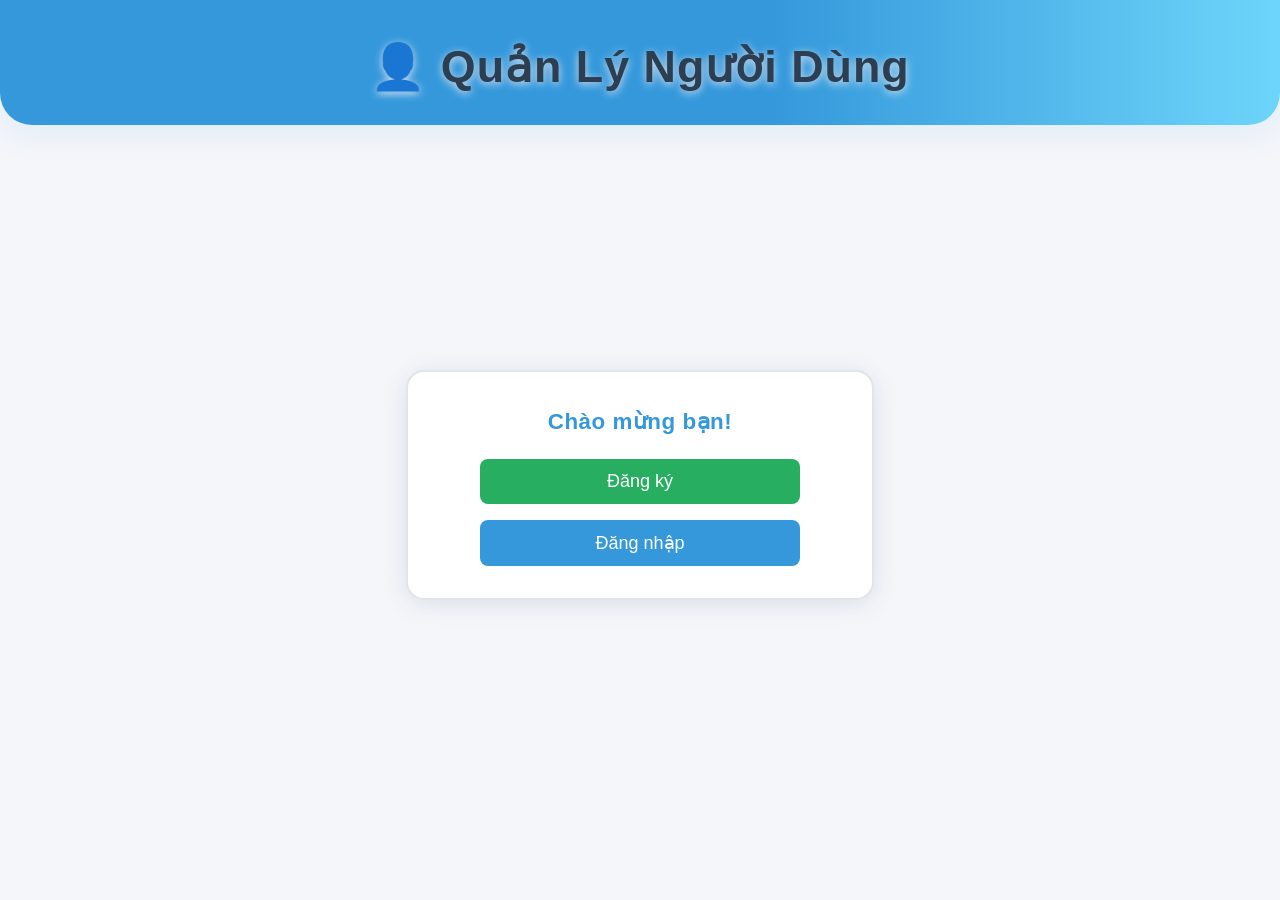
<file: frontend/index.html>
<!DOCTYPE html>
<html lang="vi">
<head>
    <meta charset="UTF-8">
    <title>Trang chủ</title>
    <link rel="stylesheet" href="style.css">
</head>
<body style="background:#f4f6fa;">
    <div class="main-header" style="margin-bottom:0;">
        <h1 style="margin-bottom:0"><span style="color:#3498db">👤</span> Quản Lý Người Dùng</h1>
    </div>
    <div style="display:flex;justify-content:center;align-items:center;height:80vh;">
        <div class="card" style="max-width:400px;width:100%;box-shadow:0 4px 24px rgba(44,62,80,0.12);text-align:center;">
            <h2 style="color:#3498db;margin-bottom:24px;">Chào mừng bạn!</h2>
            <a href="register.html" class="primary" style="display:inline-block;width:80%;margin-bottom:16px;padding:12px 0;font-size:18px;text-decoration:none;border-radius:8px;background:#27ae60;color:#fff;">Đăng ký</a>
            <a href="login.html" class="primary" style="display:inline-block;width:80%;padding:12px 0;font-size:18px;text-decoration:none;border-radius:8px;background:#3498db;color:#fff;">Đăng nhập</a>
        </div>
    </div>
</body>
</html>
</file>
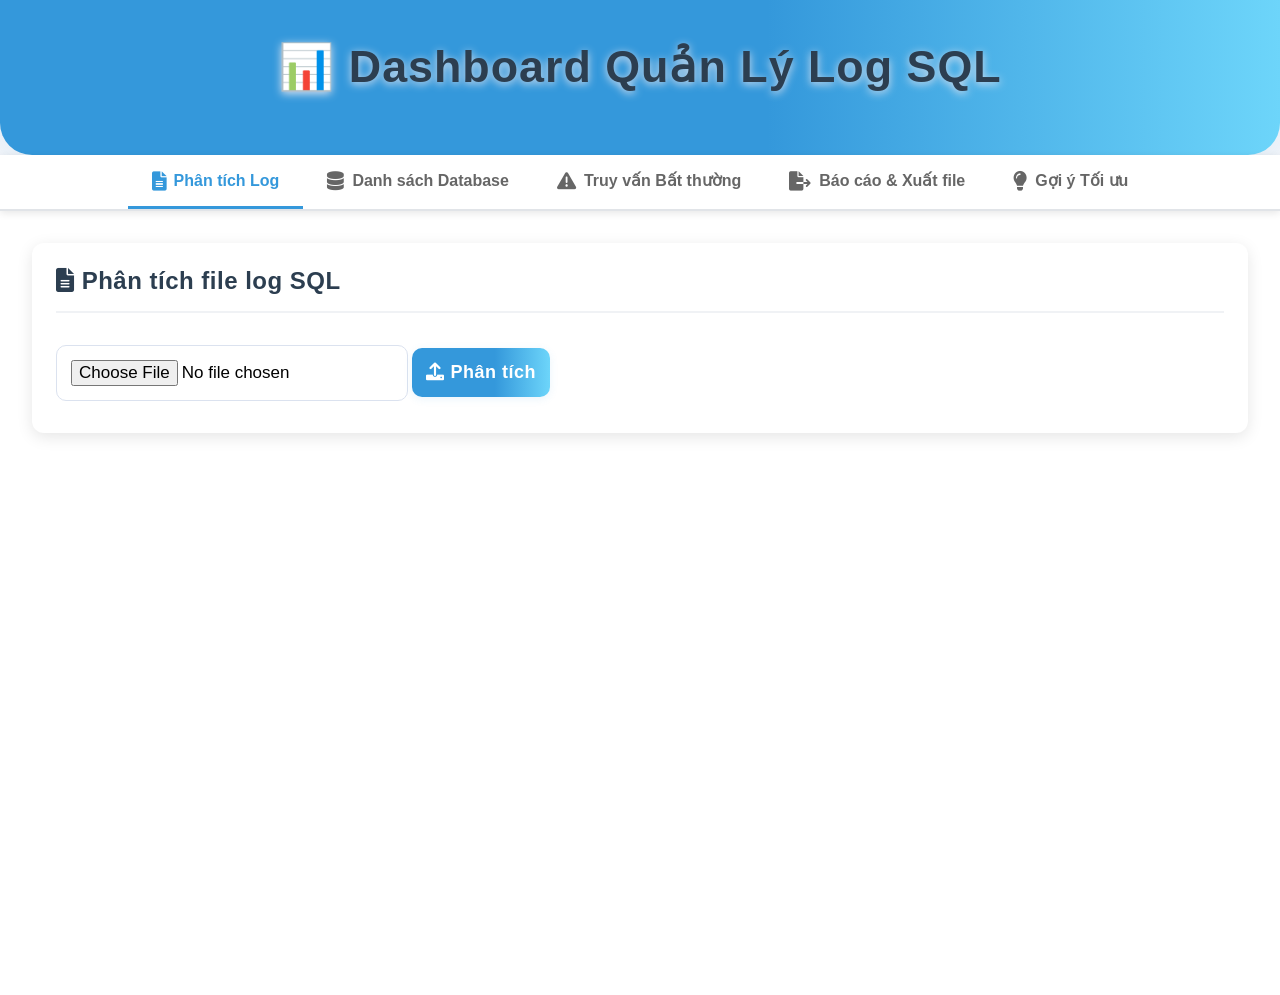
<file: frontend/dashboard.html>
<!DOCTYPE html>
<html lang="vi">
<head>
    <meta charset="UTF-8">
    <title>Dashboard - Quản Lý Log SQL</title>
    <link rel="stylesheet" href="style.css">
    <link rel="stylesheet" href="nav.css">
    <link rel="stylesheet" href="report.css">
    <link rel="stylesheet" href="https://cdnjs.cloudflare.com/ajax/libs/font-awesome/6.0.0/css/all.min.css">
</head>
<body>
    <header class="main-header">
        <h1>
            <span>📊</span> Dashboard Quản Lý Log SQL
        </h1>
        <div id="userInfo"></div>
    </header>

    <!-- Tab Navigation -->
    <ul class="nav-tabs">
        <li>
            <a href="#log-analysis" class="active">
                <i class="fas fa-file-alt"></i>
                Phân tích Log
            </a>
        </li>
        <li>
            <a href="#database-list">
                <i class="fas fa-database"></i>
                Danh sách Database
            </a>
        </li>
        <li>
            <a href="#abnormal-queries">
                <i class="fas fa-exclamation-triangle"></i>
                Truy vấn Bất thường
            </a>
        </li>
        <li>
            <a href="#reports">
                <i class="fas fa-file-export"></i>
                Báo cáo & Xuất file
            </a>
        </li>
        <li>
            <a href="#optimization">
                <i class="fas fa-lightbulb"></i>
                Gợi ý Tối ưu
            </a>
        </li>
    </ul>

    <!-- Tab Contents -->
    <!-- Log Analysis Tab -->
    <div id="log-analysis" class="tab-content active">
        <div class="full-card">
            <div class="card-header">
                <h2 class="card-title">
                    <i class="fas fa-file-alt"></i>
                    Phân tích file log SQL
                </h2>
            </div>
            <input type="file" id="logFile" class="file-input">
            <button class="primary" onclick="uploadLogFile()">
                <i class="fas fa-upload"></i>
                Phân tích
            </button>
            <div id="logResult"></div>
        </div>
    </div>

    <!-- Database List Tab -->
    <div id="database-list" class="tab-content">
        <div class="full-card">
            <div class="card-header">
                <h2 class="card-title">
                    <i class="fas fa-database"></i>
                    Danh sách Database
                </h2>
            </div>
            <select id="dbDropdown" onchange="fetchQueries()"></select>
            <div id="queries"></div>
        </div>
    </div>

    <!-- Abnormal Queries Tab -->
    <div id="abnormal-queries" class="tab-content">
        <div class="full-card">
            <div class="card-header">
                <h2 class="card-title">
                    <i class="fas fa-exclamation-triangle"></i>
                    Quét truy vấn bất thường
                </h2>
                <div class="card-actions">
                    <button class="danger" onclick="scanAbnormalQueries()">
                        <i class="fas fa-search"></i>
                        Quét
                    </button>
                </div>
            </div>
            <div id="abnormalResult"></div>
        </div>
    </div>

    <!-- Reports Tab -->
    <div id="reports" class="tab-content">
        <div class="full-card">
            <div class="card-header">
                <h2 class="card-title">
                    <i class="fas fa-file-export"></i>
                    Báo cáo & Xuất file
                </h2>
                <div class="card-actions">
                    <button id="autoRefreshBtn" class="primary" onclick="toggleAutoRefresh()" title="Tự động cập nhật mỗi 5 phút">
                        <i class="fas fa-clock"></i>
                        Tự động cập nhật
                    </button>
                    <button class="success" onclick="fetchReportSummary()">
                        <i class="fas fa-sync"></i>
                        Tạo Báo Cáo
                    </button>
                    <button class="primary" onclick="downloadCSV()">
                        <i class="fas fa-file-csv"></i>
                        Tải CSV
                    </button>
                    <button class="primary" onclick="downloadPDF()">
                        <i class="fas fa-file-pdf"></i>
                        Tải PDF
                    </button>
                </div>
            </div>
            <div id="reportSummary" class="report-content"></div>
        </div>
    </div>

    <!-- Optimization Tab -->
    <div id="optimization" class="tab-content">
        <div class="full-card">
            <div class="card-header">
                <h2 class="card-title">
                    <i class="fas fa-lightbulb"></i>
                    Gợi ý Tối ưu Hóa Truy Vấn
                </h2>
                <div class="card-actions">
                    <button class="primary" onclick="fetchOptimizationSuggestions()">
                        <i class="fas fa-search"></i>
                        Xem Gợi Ý
                    </button>
                </div>
            </div>
            <div id="optimizationSuggestions"></div>
        </div>
    </div>

    <script>
        // Tab Navigation
        document.addEventListener('DOMContentLoaded', function() {
            const tabs = document.querySelectorAll('.nav-tabs a');
            const tabContents = document.querySelectorAll('.tab-content');

            tabs.forEach(tab => {
                tab.addEventListener('click', (e) => {
                    e.preventDefault();
                    
                    // Remove active class from all tabs and contents
                    tabs.forEach(t => t.classList.remove('active'));
                    tabContents.forEach(c => c.classList.remove('active'));
                    
                    // Add active class to clicked tab
                    tab.classList.add('active');
                    
                    // Show corresponding content
                    const contentId = tab.getAttribute('href').substring(1);
                    document.getElementById(contentId).classList.add('active');
                });
            });
        });
    </script>
    <script src="script.js"></script>
    <script src="report.js"></script>
</body>
</html>
</file>
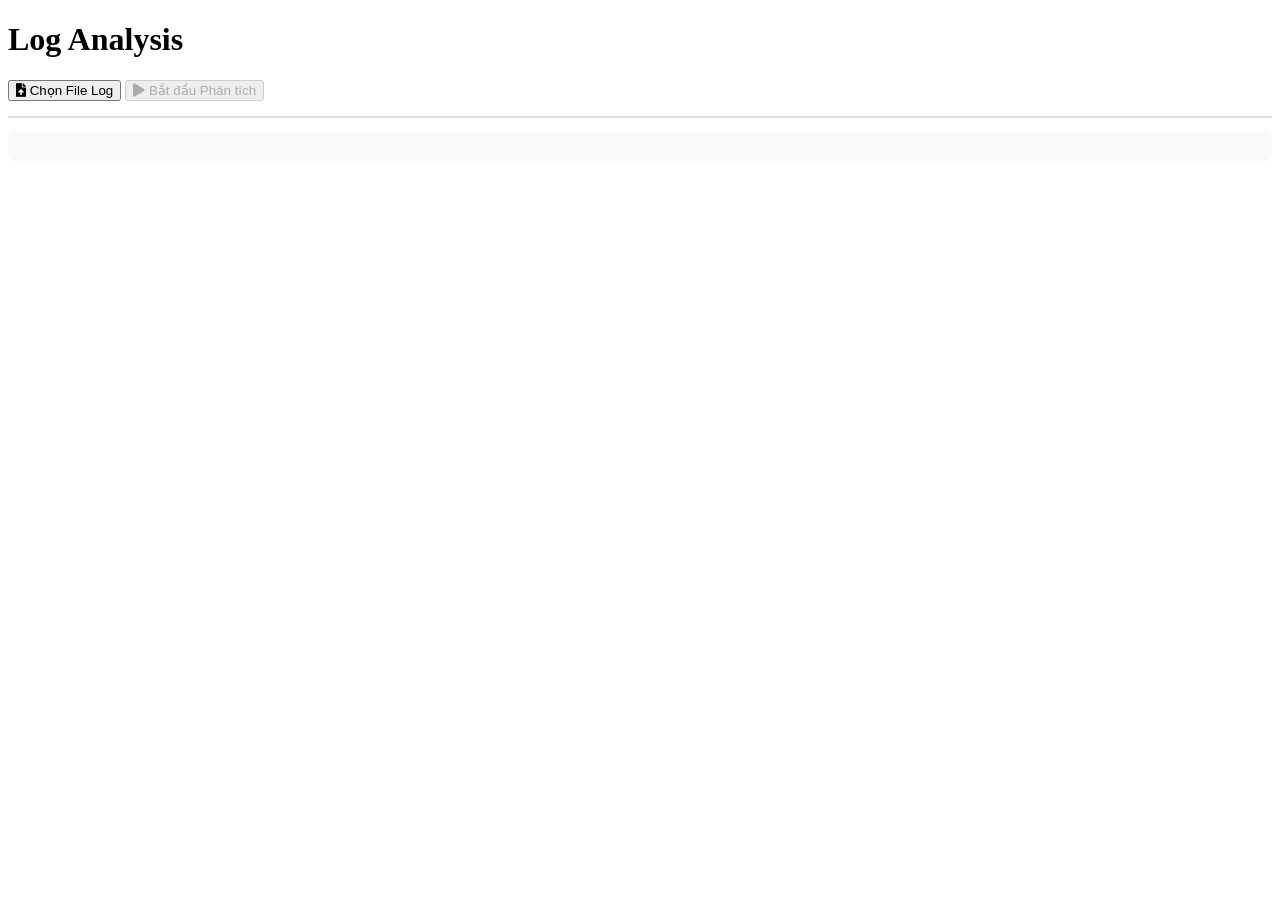
<file: frontend/log-analysis.html>
<!DOCTYPE html>
<html lang="vi">
<head>
    <meta charset="UTF-8">
    <meta name="viewport" content="width=device-width, initial-scale=1.0">
    <title>Log Analysis</title>
    <link rel="stylesheet" href="https://cdnjs.cloudflare.com/ajax/libs/font-awesome/5.15.4/css/all.min.css">
    <link rel="stylesheet" href="log-analysis.css">
</head>
<body>
    <div class="container">
        <div class="analyzer-header">
            <h1>Log Analysis</h1>
            <div class="actions">
                <button id="selectFile" class="btn primary">
                    <i class="fas fa-file-upload"></i>
                    Chọn File Log
                </button>
                <button id="startAnalysis" class="btn secondary" disabled>
                    <i class="fas fa-play"></i>
                    Bắt đầu Phân tích
                </button>
            </div>
        </div>

        <div class="analyzer-content">
            <div id="progressSteps" class="progress-steps"></div>
            
            <div class="log-container">
                <div id="logDetails" class="log-details"></div>
            </div>

            <div id="summaryStats" class="summary-stats"></div>
        </div>
    </div>

    <script src="log-analyzer.js"></script>
    <script>
        document.addEventListener('DOMContentLoaded', () => {
            const analyzer = new LogAnalyzer();
            const selectFileBtn = document.getElementById('selectFile');
            const startAnalysisBtn = document.getElementById('startAnalysis');

            selectFileBtn.addEventListener('click', () => {
                // Giả lập việc chọn file
                startAnalysisBtn.disabled = false;
            });

            startAnalysisBtn.addEventListener('click', () => {
                analyzer.initAnalysis();
                
                // Giả lập quá trình phân tích
                setTimeout(() => {
                    analyzer.addLogEntry('info', 'Đang đọc file log...');
                }, 1000);

                setTimeout(() => {
                    analyzer.updateSteps('parse', 'active');
                    analyzer.addLogEntry('info', 'Bắt đầu phân tích nội dung...');
                }, 2000);

                setTimeout(() => {
                    analyzer.updateSteps('validate', 'active');
                    analyzer.addLogEntry('warning', 'Phát hiện một số log không hợp lệ');
                }, 3000);

                setTimeout(() => {
                    analyzer.updateSteps('import', 'active');
                    analyzer.addLogEntry('success', 'Import dữ liệu thành công');
                }, 4000);

                setTimeout(() => {
                    analyzer.updateSteps('import', 'completed');
                    analyzer.updateSummary({
                        total: 1500,
                        imported: 1450,
                        errors: 10,
                        skipped: 40
                    });
                }, 5000);
            });
        });
    </script>
</body>
</html>
</file>
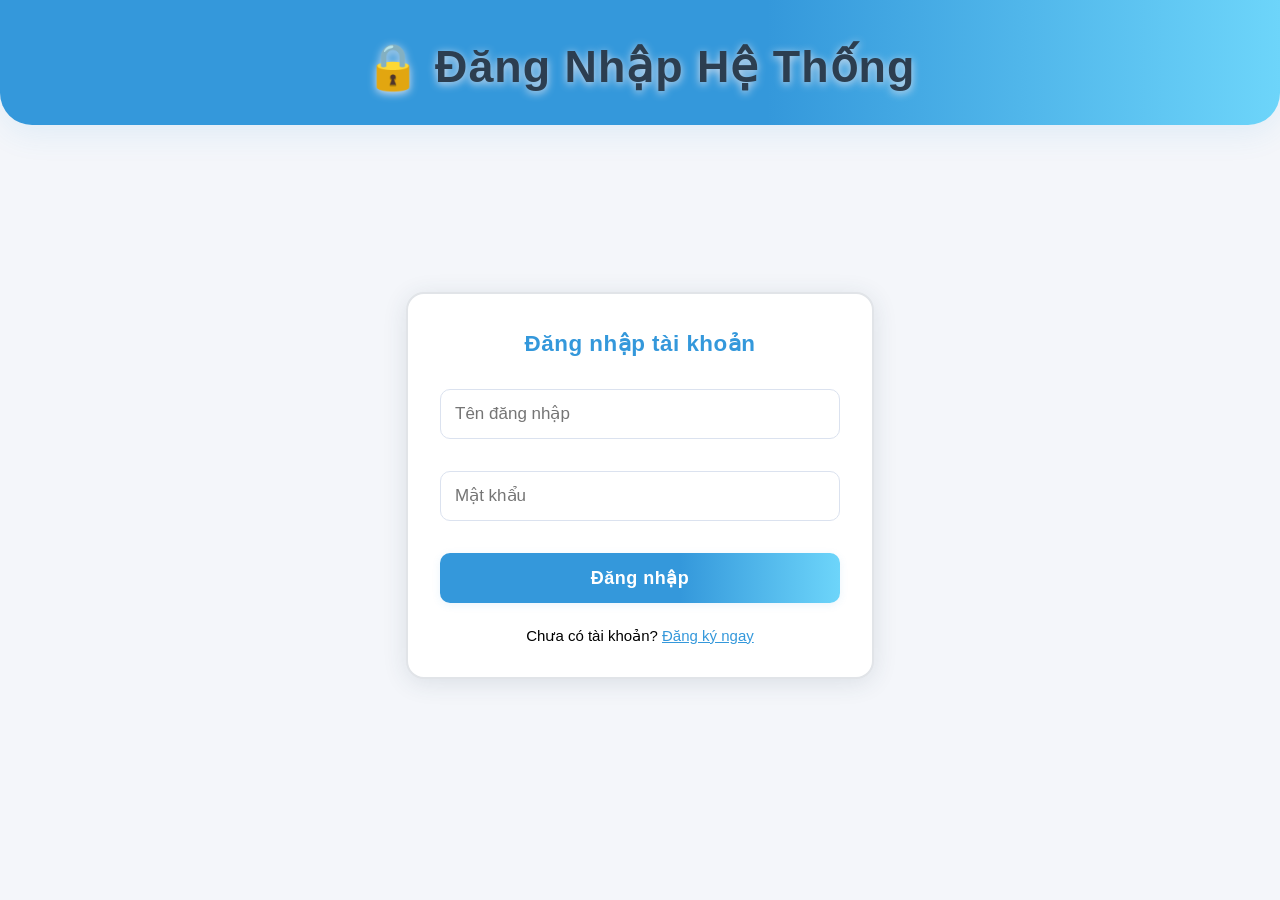
<file: frontend/login.html>
<!DOCTYPE html>
<html lang="vi">
<head>
    <meta charset="UTF-8">
    <title>Đăng nhập</title>
    <link rel="stylesheet" href="style.css">
</head>
<body style="background:#f4f6fa;">
    <div class="main-header" style="margin-bottom:0;">
        <h1 style="margin-bottom:0"><span style="color:#3498db">🔒</span> Đăng Nhập Hệ Thống</h1>
    </div>
    <div style="display:flex;justify-content:center;align-items:center;height:80vh;">
        <div class="card" style="max-width:400px;width:100%;box-shadow:0 4px 24px rgba(44,62,80,0.12);">
            <h2 style="text-align:center;color:#3498db;margin-bottom:24px;">Đăng nhập tài khoản</h2>
            <form id="loginForm" style="display:flex;flex-direction:column;gap:16px;">
                <input type="text" name="username" placeholder="Tên đăng nhập" required>
                <input type="password" name="password" placeholder="Mật khẩu" required>
                <button type="submit" class="primary" style="width:100%;font-size:18px;">Đăng nhập</button>
            </form>
            <div id="loginResult" style="margin-top:16px;color:#e74c3c;text-align:center;"></div>
            <div style="margin-top:16px;text-align:center;font-size:15px;">
                Chưa có tài khoản? <a href="register.html" style="color:#3498db;text-decoration:underline;">Đăng ký ngay</a>
            </div>
        </div>
    </div>
    <script src="script.js"></script>
</body>
</html>
</file>
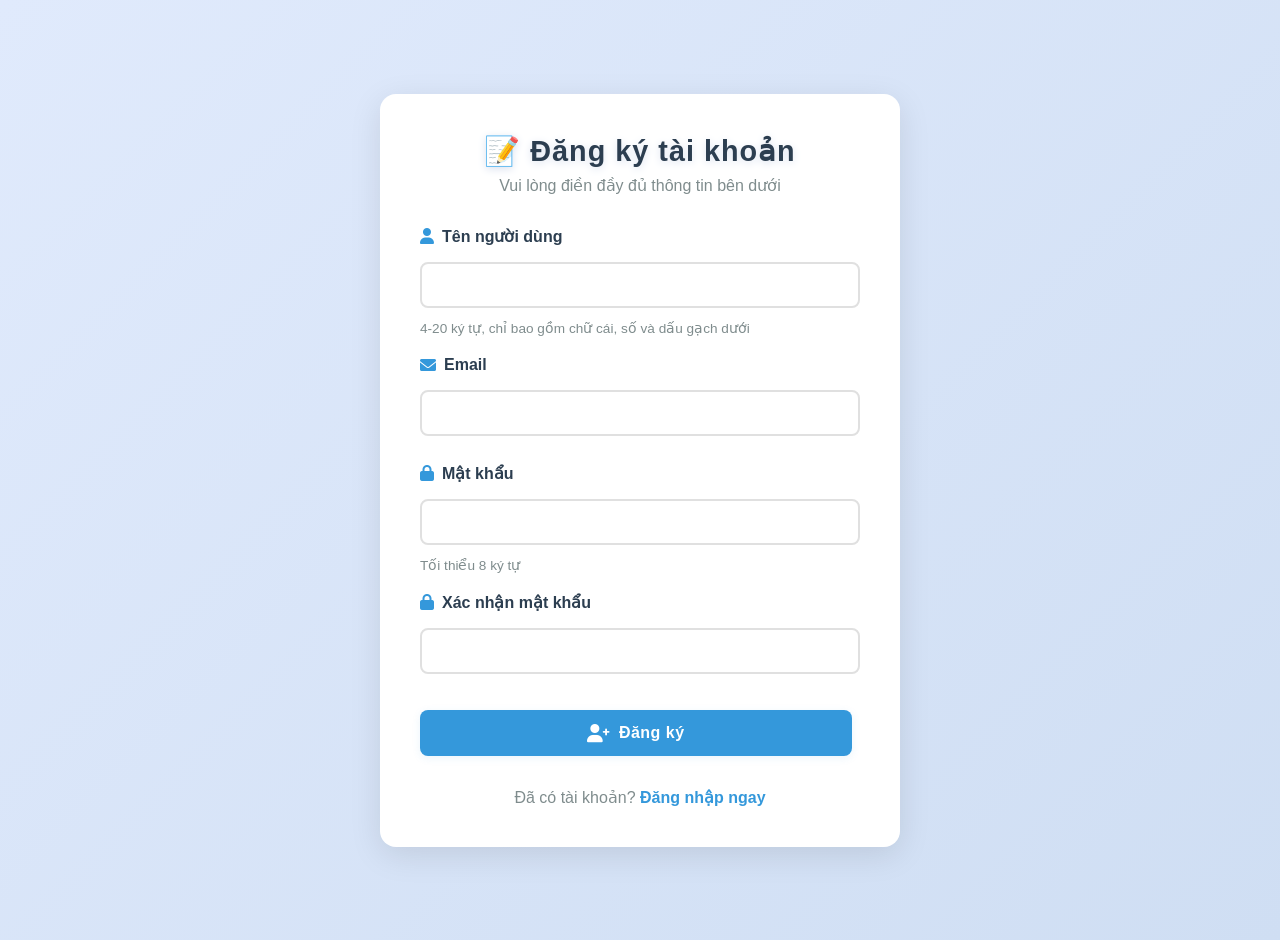
<file: frontend/register.html>
<!DOCTYPE html>
<html lang="vi">
<head>
    <meta charset="UTF-8">
    <title>Đăng ký - Quản Lý Log SQL</title>
    <link rel="stylesheet" href="style.css">
    <link rel="stylesheet" href="auth.css">
    <link rel="stylesheet" href="https://cdnjs.cloudflare.com/ajax/libs/font-awesome/6.0.0/css/all.min.css">
</head>
<body>
    <div class="auth-container">
        <div class="auth-card">
            <div class="auth-header">
                <h1>📝 Đăng ký tài khoản</h1>
                <p>Vui lòng điền đầy đủ thông tin bên dưới</p>
            </div>
            <form id="registerForm" class="auth-form">
                <div class="form-group">
                    <label for="username">
                        <i class="fas fa-user"></i>
                        Tên người dùng
                    </label>
                    <input type="text" id="username" name="username" required
                           pattern="^[a-zA-Z0-9_]{4,20}$"
                           title="4-20 ký tự, chỉ bao gồm chữ cái, số và dấu gạch dưới">
                    <div class="form-hint">4-20 ký tự, chỉ bao gồm chữ cái, số và dấu gạch dưới</div>
                </div>
                
                <div class="form-group">
                    <label for="email">
                        <i class="fas fa-envelope"></i>
                        Email
                    </label>
                    <input type="email" id="email" name="email" required>
                </div>
                
                <div class="form-group">
                    <label for="password">
                        <i class="fas fa-lock"></i>
                        Mật khẩu
                    </label>
                    <input type="password" id="password" name="password" required
                           minlength="8"
                           title="Tối thiểu 8 ký tự">
                    <div class="form-hint">Tối thiểu 8 ký tự</div>
                </div>
                
                <div class="form-group">
                    <label for="confirmPassword">
                        <i class="fas fa-lock"></i>
                        Xác nhận mật khẩu
                    </label>
                    <input type="password" id="confirmPassword" name="confirmPassword" required>
                </div>

                <div id="errorMessage" class="error-message"></div>
                
                <button type="submit" class="auth-button">
                    <i class="fas fa-user-plus"></i>
                    Đăng ký
                </button>
            </form>
            
            <div class="auth-footer">
                Đã có tài khoản? 
                <a href="login.html">Đăng nhập ngay</a>
            </div>
        </div>
    </div>

    <script src="auth.js"></script>
</body>
</html>
</file>
<file: frontend/style.css>
body {
    font-family: 'Segoe UI', Arial, sans-serif;
    margin: 0;
    background: #f4f6fa;
    min-height: 100vh;
}
.main-header {
		background: linear-gradient(90deg,#3498db 60%,#6dd5fa 100%);
		color: #fff;
		padding: 40px 0 32px 0;
		text-align: center;
		box-shadow: 0 8px 32px rgba(52,152,219,0.10);
		border-bottom-left-radius: 32px;
		border-bottom-right-radius: 32px;
		margin-bottom: 0;
	}
	.dashboard-grid {
		display: grid;
		grid-template-columns: repeat(auto-fit, minmax(340px, 1fr));
		gap: 32px;
		max-width: 1200px;
		margin: 0 auto;
		padding: 0 24px 48px 24px;
	}
	.card {
		background: #fff;
		border-radius: 18px;
		box-shadow: 0 8px 32px rgba(44,62,80,0.12);
		padding: 36px 32px 32px 32px;
		margin-bottom: 0;
		transition: box-shadow 0.2s;
		border: 2px solid #e1e4e8;
	}
	.card:hover {
		box-shadow: 0 16px 48px rgba(44,62,80,0.18);
	}
	h1, h2, h3 {
		color: #2c3e50;
		margin-top: 0;
	}
	h1 {
		font-size: 2.8rem;
		font-weight: 800;
		letter-spacing: 1px;
		text-shadow: 0 2px 8px #dbe2ef;
	}
	h2 {
		font-size: 1.4rem;
		font-weight: 700;
		letter-spacing: 0.5px;
		margin-bottom: 24px;
	}
	input, button, select {
		margin: 8px 0;
		padding: 14px;
		border-radius: 10px;
		border: 1.5px solid #dbe2ef;
		font-size: 17px;
		box-sizing: border-box;
		outline: none;
		transition: border 0.2s, box-shadow 0.2s;
	}
	input:focus, select:focus {
		border: 1.5px solid #3498db;
		box-shadow: 0 2px 8px #dbe2ef;
	}
	button {
		background: linear-gradient(90deg,#3498db 60%,#6dd5fa 100%);
		color: #fff;
		border: none;
		cursor: pointer;
		font-weight: 600;
		margin-right: 8px;
		box-shadow: 0 2px 8px rgba(52,152,219,0.10);
		transition: background 0.2s, box-shadow 0.2s;
		font-size: 18px;
		letter-spacing: 0.5px;
	}
	button.primary {
		background: linear-gradient(90deg,#3498db 60%,#6dd5fa 100%);
	}
	button.success {
		background: linear-gradient(90deg,#27ae60 60%,#6dd5fa 100%);
	}
	button.danger {
		background: linear-gradient(90deg,#e74c3c 60%,#f8cdda 100%);
	}
	button:hover {
		background: linear-gradient(90deg,#2980b9 60%,#6dd5fa 100%);
		box-shadow: 0 4px 16px rgba(52,152,219,0.18);
	}
	button.success:hover {
		background: linear-gradient(90deg,#219150 60%,#6dd5fa 100%);
	}
	button.danger:hover {
		background: linear-gradient(90deg,#c0392b 60%,#f8cdda 100%);
	}
	select {
		min-width: 180px;
	}
	table {
		width: 100%;
		border-collapse: collapse;
		margin-top: 16px;
		background: #fafbfc;
		border-radius: 14px;
		overflow: hidden;
		box-shadow: 0 2px 8px rgba(44,62,80,0.08);
	}
	th, td {
		padding: 16px 12px;
		border-bottom: 1px solid #e1e4e8;
		text-align: left;
		font-size: 16px;
	}
	th {
		background: #f0f4f8;
		color: #3498db;
		font-weight: 700;
		font-size: 17px;
	}
	tr:last-child td {
		border-bottom: none;
	}
	tr[style*="background:#f8d7da"], tr[style*="background:#ffeaea"] {
		background: #ffeaea !important;
	}
	@media (max-width: 900px) {
		.dashboard-grid {
			grid-template-columns: 1fr;
			padding: 0 8px;
		}
		.card {
			padding: 20px 8px;
		}
		h1 {
			font-size: 2rem;
		}
	}
</file>
<file: frontend/nav.css>
.nav-tabs {
    background: #fff;
    padding: 0;
    list-style: none;
    display: flex;
    justify-content: center;
    margin: 0;
    border-bottom: 2px solid #e1e4e8;
    box-shadow: 0 2px 8px rgba(0,0,0,0.1);
    position: sticky;
    top: 0;
    z-index: 1000;
}

.nav-tabs li {
    margin: 0;
    padding: 0;
}

.nav-tabs a {
    display: block;
    padding: 16px 24px;
    color: #666;
    text-decoration: none;
    font-weight: 600;
    font-size: 1rem;
    transition: all 0.3s ease;
    border-bottom: 3px solid transparent;
    display: flex;
    align-items: center;
    gap: 8px;
}

.nav-tabs a:hover {
    color: #3498db;
    background: #f8f9fa;
}

.nav-tabs a.active {
    color: #3498db;
    border-bottom-color: #3498db;
}

.nav-tabs a i {
    font-size: 1.2rem;
}

.tab-content {
    display: none;
    padding: 32px;
    background: #fff;
    min-height: calc(100vh - 180px);
}

.tab-content.active {
    display: block;
}

.tab-content > div {
    max-width: 1200px;
    margin: 0 auto;
}

/* Full-screen card styles */
.full-card {
    background: #fff;
    border-radius: 12px;
    box-shadow: 0 4px 16px rgba(0,0,0,0.1);
    padding: 24px;
    margin-bottom: 24px;
}

.card-header {
    display: flex;
    justify-content: space-between;
    align-items: center;
    margin-bottom: 24px;
    padding-bottom: 16px;
    border-bottom: 2px solid #f0f2f5;
}

.card-title {
    font-size: 1.5rem;
    color: #2c3e50;
    margin: 0;
}

.card-actions {
    display: flex;
    gap: 12px;
}
</file>
<file: frontend/report.css>
.report-table-container {
    margin: 20px 0;
    background: white;
    border-radius: 10px;
    box-shadow: 0 2px 10px rgba(0, 0, 0, 0.1);
    overflow: auto;
}

.report-table {
    width: 100%;
    border-collapse: collapse;
    font-size: 14px;
}

.report-table th {
    background: #f8f9fa;
    color: #2c3e50;
    font-weight: 600;
    padding: 15px;
    text-align: left;
    border-bottom: 2px solid #e9ecef;
    position: sticky;
    top: 0;
    z-index: 10;
}

.report-table td {
    padding: 12px 15px;
    border-bottom: 1px solid #e9ecef;
    vertical-align: middle;
}

.report-table tbody tr:hover {
    background-color: #f8f9fa;
}

.report-table .sql-cell {
    max-width: 500px;
    overflow: hidden;
    text-overflow: ellipsis;
    white-space: nowrap;
}

.report-table .sql-cell:hover {
    white-space: normal;
    word-break: break-word;
}

.report-metrics {
    margin-bottom: 20px;
    display: grid;
    grid-template-columns: repeat(auto-fit, minmax(200px, 1fr));
    gap: 20px;
}

.metric-card {
    background: white;
    border-radius: 10px;
    padding: 20px;
    box-shadow: 0 2px 10px rgba(0, 0, 0, 0.1);
    text-align: center;
}

.metric-value {
    font-size: 24px;
    font-weight: 700;
    color: #2c3e50;
    margin: 10px 0;
}

.metric-label {
    color: #7f8c8d;
    font-size: 14px;
}

.performance-indicator {
    display: inline-block;
    padding: 4px 8px;
    border-radius: 4px;
    font-size: 12px;
    font-weight: 600;
}

.performance-good {
    background: #e8f5e9;
    color: #2e7d32;
}

.performance-warning {
    background: #fff3e0;
    color: #f57c00;
}

.performance-critical {
    background: #ffebee;
    color: #c62828;
}

/* Responsive table */
@media (max-width: 768px) {
    .report-table {
        display: block;
        overflow-x: auto;
        white-space: nowrap;
    }
}

/* Animation */
@keyframes fadeIn {
    from { opacity: 0; transform: translateY(20px); }
    to { opacity: 1; transform: translateY(0); }
}

.report-metrics, .report-table-container {
    animation: fadeIn 0.5s ease-out forwards;
}
</file>
<file: frontend/log-analysis.css>
.log-analysis {
    max-width: 1200px;
    margin: 0 auto;
}

.log-progress {
    margin: 20px 0;
    padding: 20px;
    background: #fff;
    border-radius: 10px;
    box-shadow: 0 2px 10px rgba(0, 0, 0, 0.1);
}

.progress-steps {
    display: flex;
    justify-content: space-between;
    margin-bottom: 30px;
    position: relative;
}

.progress-steps::before {
    content: '';
    position: absolute;
    top: 15px;
    left: 0;
    right: 0;
    height: 2px;
    background: #e0e0e0;
    z-index: 1;
}

.step {
    position: relative;
    z-index: 2;
    background: #fff;
    padding: 0 15px;
    text-align: center;
    min-width: 120px;
}

.step-icon {
    width: 32px;
    height: 32px;
    border-radius: 50%;
    background: #e0e0e0;
    display: flex;
    align-items: center;
    justify-content: center;
    margin: 0 auto 10px;
    color: #fff;
    transition: all 0.3s ease;
}

.step.active .step-icon {
    background: #3498db;
    animation: pulse 1s infinite;
}

.step.completed .step-icon {
    background: #2ecc71;
}

.step.error .step-icon {
    background: #e74c3c;
}

.step-label {
    font-size: 14px;
    color: #666;
    margin-top: 5px;
}

.step.active .step-label {
    color: #3498db;
    font-weight: 600;
}

.step.completed .step-label {
    color: #2ecc71;
}

.step.error .step-label {
    color: #e74c3c;
}

.log-details {
    background: #f8f9fa;
    border-radius: 8px;
    padding: 15px;
    margin-top: 20px;
    max-height: 300px;
    overflow-y: auto;
    font-family: monospace;
}

.log-entry {
    padding: 8px 10px;
    border-radius: 4px;
    margin-bottom: 5px;
    animation: fadeIn 0.3s ease;
}

.log-entry.info {
    background: #e8f4fd;
    color: #2171b5;
}

.log-entry.success {
    background: #e8f5e9;
    color: #2e7d32;
}

.log-entry.warning {
    background: #fff3e0;
    color: #f57c00;
}

.log-entry.error {
    background: #ffebee;
    color: #c62828;
}

.summary-card {
    background: #fff;
    border-radius: 10px;
    padding: 20px;
    margin-top: 20px;
    box-shadow: 0 2px 10px rgba(0, 0, 0, 0.1);
}

.summary-title {
    font-size: 18px;
    font-weight: 600;
    color: #2c3e50;
    margin-bottom: 15px;
}

.summary-stats {
    display: grid;
    grid-template-columns: repeat(auto-fit, minmax(150px, 1fr));
    gap: 15px;
}

.stat-item {
    text-align: center;
}

.stat-value {
    font-size: 24px;
    font-weight: 700;
    margin-bottom: 5px;
}

.stat-label {
    font-size: 14px;
    color: #666;
}

@keyframes pulse {
    0% {
        transform: scale(1);
    }
    50% {
        transform: scale(1.1);
    }
    100% {
        transform: scale(1);
    }
}

@keyframes fadeIn {
    from {
        opacity: 0;
        transform: translateY(5px);
    }
    to {
        opacity: 1;
        transform: translateY(0);
    }
}
</file>
<file: frontend/auth.css>
.auth-container {
    display: flex;
    justify-content: center;
    align-items: center;
    min-height: 100vh;
    background: linear-gradient(135deg, #e0eafc 0%, #cfdef3 100%);
    padding: 20px;
}

.auth-card {
    background: white;
    border-radius: 16px;
    box-shadow: 0 8px 32px rgba(0, 0, 0, 0.1);
    padding: 40px;
    width: 100%;
    max-width: 440px;
}

.auth-header {
    text-align: center;
    margin-bottom: 32px;
}

.auth-header h1 {
    color: #2c3e50;
    font-size: 1.8rem;
    margin: 0 0 8px 0;
}

.auth-header p {
    color: #7f8c8d;
    margin: 0;
}

.auth-form {
    display: flex;
    flex-direction: column;
    gap: 20px;
}

.form-group {
    display: flex;
    flex-direction: column;
    gap: 8px;
}

.form-group label {
    color: #2c3e50;
    font-weight: 600;
    display: flex;
    align-items: center;
    gap: 8px;
}

.form-group label i {
    color: #3498db;
}

.form-group input {
    padding: 12px 16px;
    border: 2px solid #e0e0e0;
    border-radius: 8px;
    font-size: 16px;
    transition: all 0.3s ease;
}

.form-group input:focus {
    border-color: #3498db;
    box-shadow: 0 0 0 4px rgba(52, 152, 219, 0.1);
}

.form-hint {
    font-size: 0.85rem;
    color: #7f8c8d;
    margin-top: -4px;
}

.error-message {
    color: #e74c3c;
    background: #fdf3f2;
    padding: 12px 16px;
    border-radius: 8px;
    font-size: 0.9rem;
    display: none;
    align-items: center;
    gap: 8px;
}

.error-message.show {
    display: flex;
}

.auth-button {
    background: #3498db;
    color: white;
    border: none;
    padding: 14px;
    border-radius: 8px;
    font-size: 16px;
    font-weight: 600;
    cursor: pointer;
    display: flex;
    align-items: center;
    justify-content: center;
    gap: 8px;
    transition: all 0.3s ease;
    margin-top: 8px;
}

.auth-button:hover {
    background: #2980b9;
    transform: translateY(-1px);
}

.auth-button i {
    font-size: 18px;
}

.auth-footer {
    text-align: center;
    margin-top: 24px;
    color: #7f8c8d;
}

.auth-footer a {
    color: #3498db;
    text-decoration: none;
    font-weight: 600;
}

.auth-footer a:hover {
    text-decoration: underline;
}

/* Success message */
.success-message {
    color: #27ae60;
    background: #edf7ed;
    padding: 12px 16px;
    border-radius: 8px;
    font-size: 0.9rem;
    display: flex;
    align-items: center;
    gap: 8px;
    margin-top: 16px;
}

/* Loading state */
.auth-button.loading {
    background: #bdc3c7;
    cursor: not-allowed;
}

.auth-button.loading i {
    animation: spin 1s linear infinite;
}

@keyframes spin {
    100% {
        transform: rotate(360deg);
    }
}

/* Responsive */
@media (max-width: 480px) {
    .auth-card {
        padding: 24px;
    }
    
    .auth-header h1 {
        font-size: 1.5rem;
    }
}
</file>
